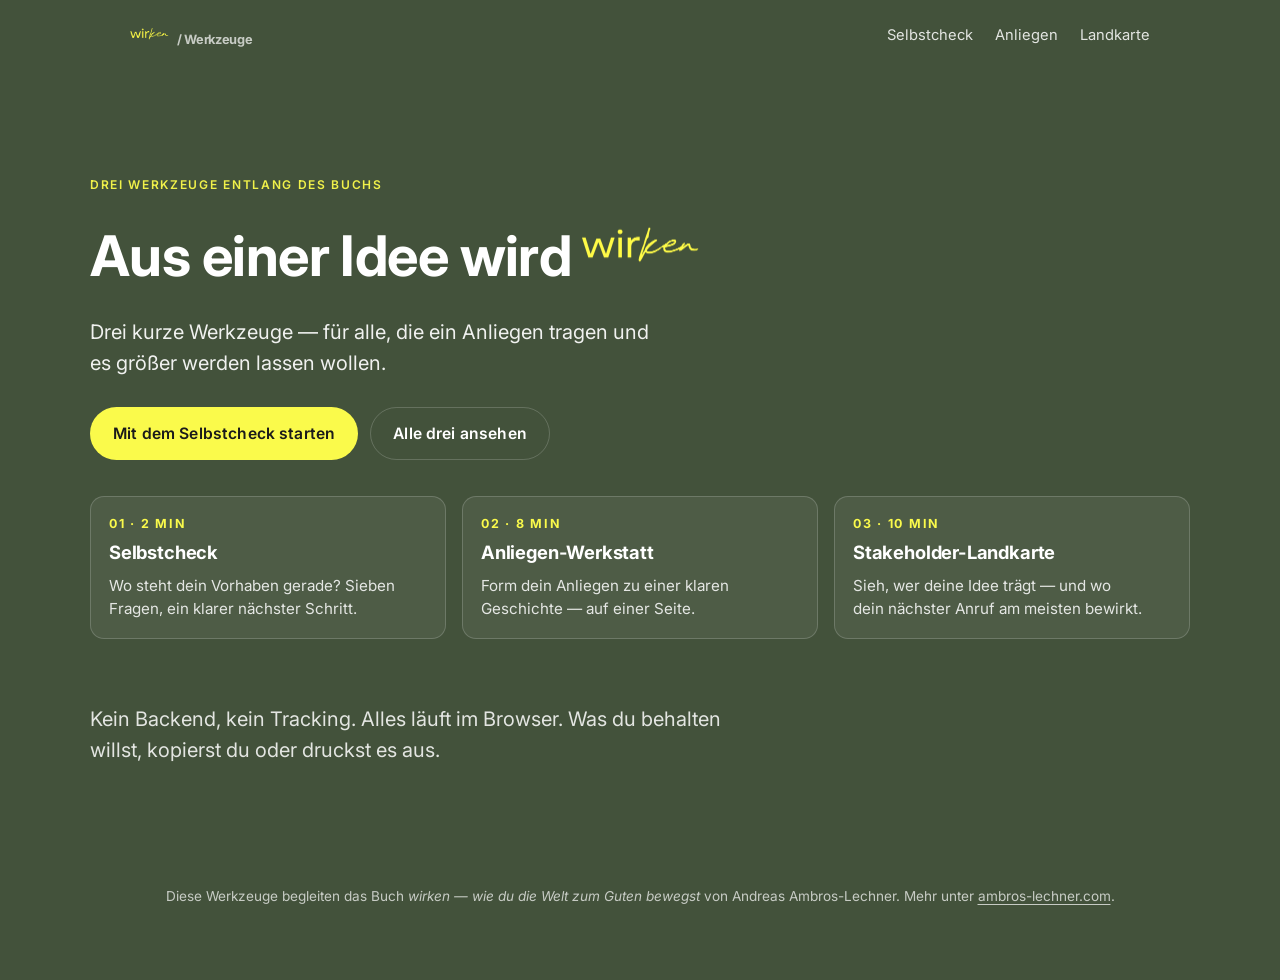
<file: index.html>
<!doctype html>
<html lang="de">
<head>
  <meta charset="UTF-8" />
  <meta name="viewport" content="width=device-width, initial-scale=1, viewport-fit=cover" />
  <title>wirken — Werkzeuge für gesellschaftliches Engagement</title>
  <meta name="description" content="Drei kleine Werkzeuge entlang des Buchs „wirken". Für alle, die ihre Idee, ihre Initiative oder ihre Organisation einen Schritt weiterbringen wollen." />
  <meta name="theme-color" content="#43523B" />
  <link rel="preconnect" href="https://fonts.googleapis.com">
  <link rel="preconnect" href="https://fonts.gstatic.com" crossorigin>
  <link href="https://fonts.googleapis.com/css2?family=Inter:wght@400;500;600;700&display=swap" rel="stylesheet">
  <link rel="stylesheet" href="assets/styles.css" />
</head>
<body>
  <header class="topbar">
    <a href="index.html" class="brand">
      <img src="assets/wirken-logo.png" alt="wirken" class="brand-img" />
      <span class="muted tiny">/ Werkzeuge</span>
    </a>
    <nav>
      <a href="selbstcheck.html">Selbstcheck</a>
      <a href="anliegen.html">Anliegen</a>
      <a href="landkarte.html">Landkarte</a>
    </nav>
  </header>

  <main class="shell hero">
    <span class="eyebrow fade-in">Drei Werkzeuge entlang des Buchs</span>
    <h1 class="slide-up" style="margin-top: 14px; display:flex; flex-wrap:wrap; align-items:baseline; gap:10px;">
      <span>Aus einer Idee wird</span>
      <img src="assets/wirken-logo.png" alt="wirken" class="wirken-mark lg" />
    </h1>
    <p class="lede slide-up" style="max-width: 580px; margin-top: 18px;">
      Drei kurze Werkzeuge — für alle, die ein Anliegen tragen und es größer werden lassen wollen.
    </p>

    <div class="cta-row slide-up">
      <a href="selbstcheck.html" class="btn btn-primary">Mit dem Selbstcheck starten</a>
      <a href="#tools" class="btn btn-ghost">Alle drei ansehen</a>
    </div>

    <section id="tools" class="tools-grid stagger" style="--gap-base: 0;">
      <a href="selbstcheck.html" class="tile" style="--i: 0;">
        <span class="tile-num">01 · 2 MIN</span>
        <h3>Selbstcheck</h3>
        <p>Wo steht dein Vorhaben gerade? Sieben Fragen, ein klarer nächster Schritt.</p>
      </a>
      <a href="anliegen.html" class="tile" style="--i: 1;">
        <span class="tile-num">02 · 8 MIN</span>
        <h3>Anliegen-Werkstatt</h3>
        <p>Form dein Anliegen zu einer klaren Geschichte — auf einer Seite.</p>
      </a>
      <a href="landkarte.html" class="tile" style="--i: 2;">
        <span class="tile-num">03 · 10 MIN</span>
        <h3>Stakeholder-Landkarte</h3>
        <p>Sieh, wer deine Idee trägt — und wo dein nächster Anruf am meisten bewirkt.</p>
      </a>
    </section>

    <section style="margin-top: 64px; max-width: 640px;" class="fade-in">
      <p class="lede" style="opacity: 0.85;">
        Kein Backend, kein Tracking. Alles läuft im Browser.
        Was du behalten willst, kopierst du oder druckst es aus.
      </p>
    </section>
  </main>

  <footer class="site">
    <p>
      Diese Werkzeuge begleiten das Buch <em>wirken — wie du die Welt zum Guten bewegst</em>
      von Andreas Ambros-Lechner. Mehr unter
      <a href="https://ambros-lechner.com" target="_blank" rel="noreferrer">ambros-lechner.com</a>.
    </p>
  </footer>
</body>
</html>
</file>
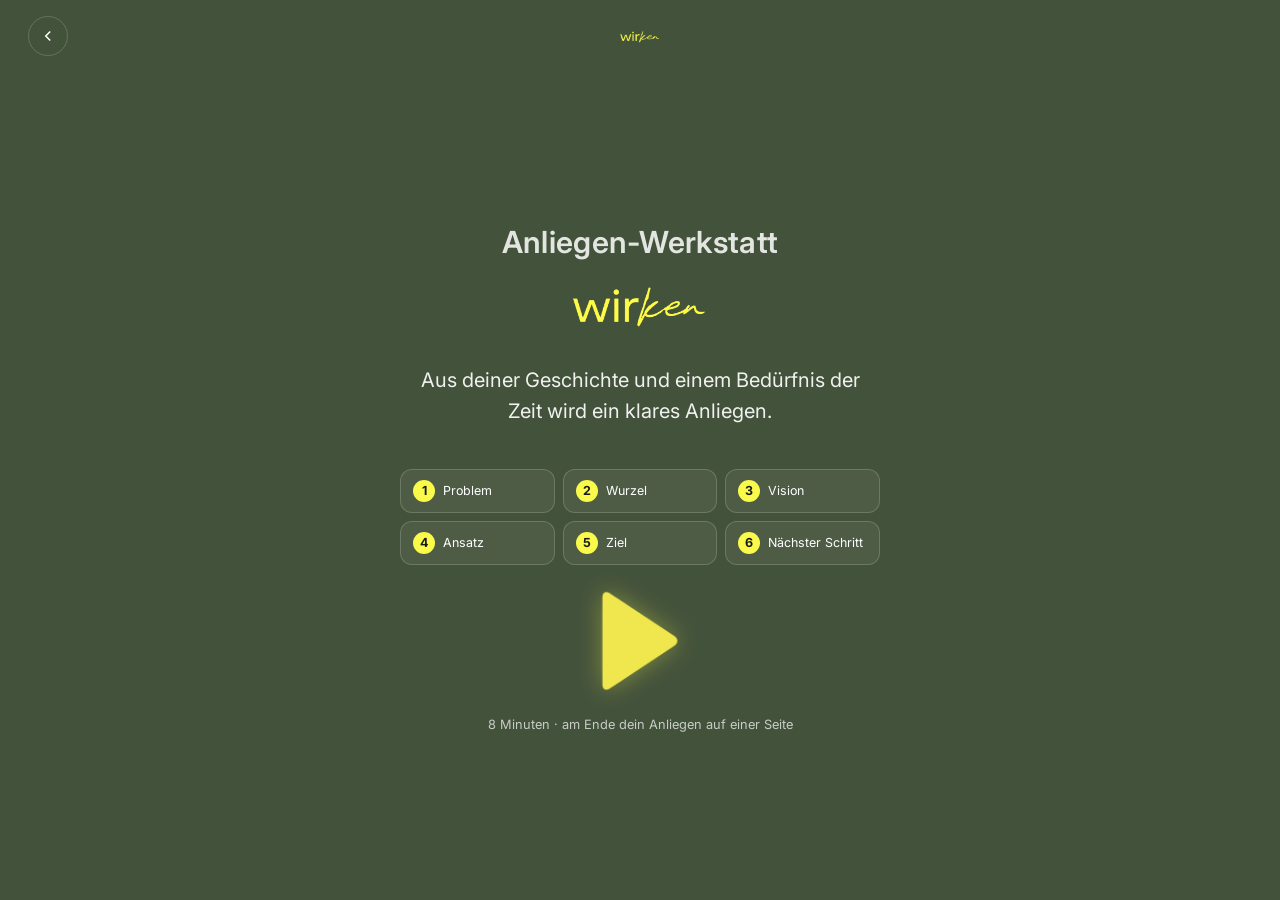
<file: anliegen.html>
<!doctype html>
<html lang="de">
<head>
  <meta charset="UTF-8" />
  <meta name="viewport" content="width=device-width, initial-scale=1, viewport-fit=cover" />
  <meta name="theme-color" content="#43523B" />
  <title>Anliegen-Werkstatt — vom Funken zur klaren Geschichte</title>
  <meta name="description" content="In sechs Schritten formst du dein Anliegen — eine klare Geschichte, die du Mitstreiter:innen, Förderer:innen und dir selbst erzählen kannst." />
  <link rel="preconnect" href="https://fonts.googleapis.com">
  <link rel="preconnect" href="https://fonts.gstatic.com" crossorigin>
  <link href="https://fonts.googleapis.com/css2?family=Inter:wght@400;500;600;700&display=swap" rel="stylesheet">
  <link rel="stylesheet" href="assets/styles.css" />
  <style>
    @media print {
      .topbar, .cta-row, .step-nav, .callout, .eyebrow, .lede { display: none !important; }
      body { background: white !important; color: black !important; }
      .statement-out { box-shadow: none; border: 1px solid #ddd; }
    }
  </style>
</head>
<body>
  <div id="app"></div>
  <script src="assets/anliegen.js"></script>
</body>
</html>
</file>
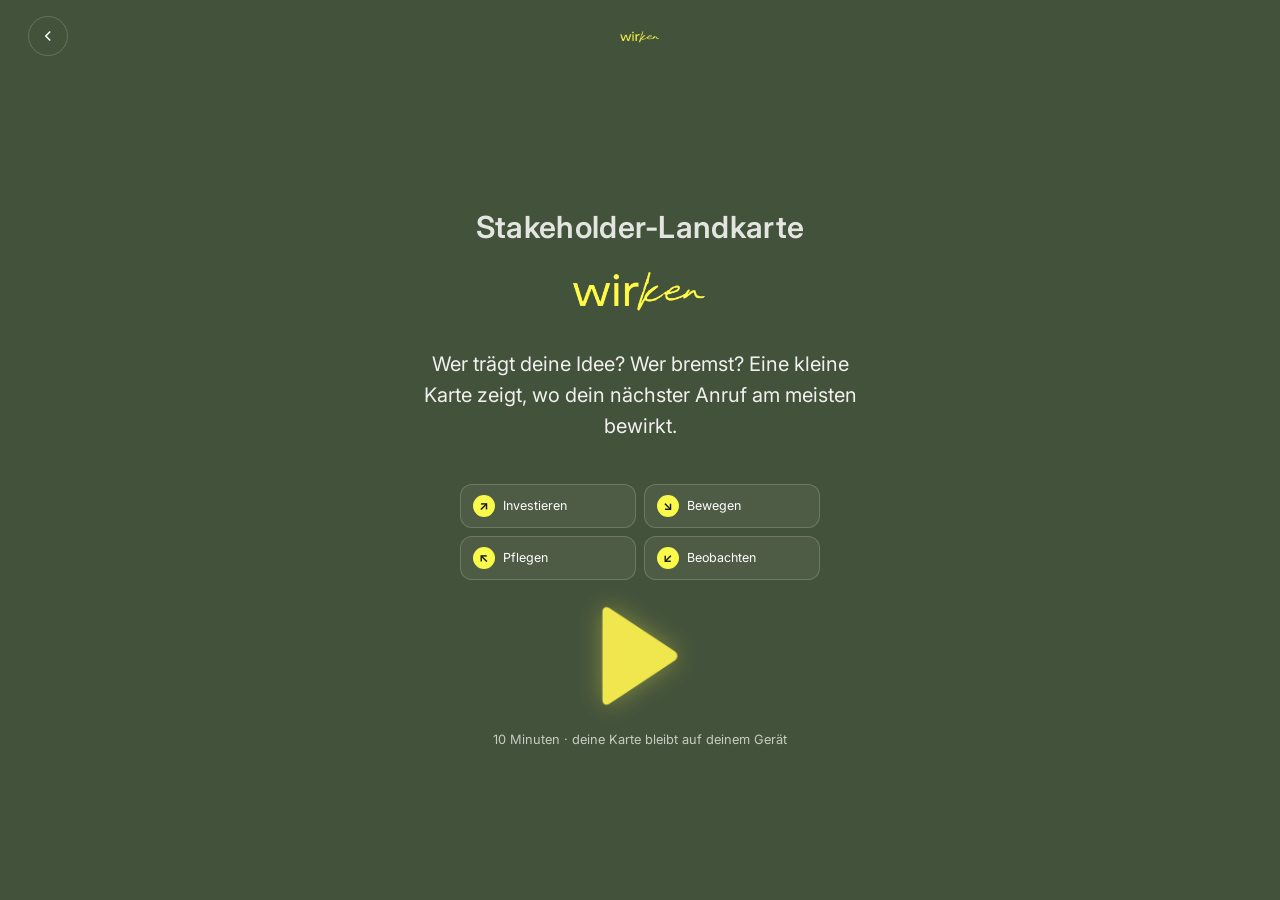
<file: landkarte.html>
<!doctype html>
<html lang="de">
<head>
  <meta charset="UTF-8" />
  <meta name="viewport" content="width=device-width, initial-scale=1, viewport-fit=cover" />
  <meta name="theme-color" content="#43523B" />
  <title>Stakeholder-Landkarte — wer trägt deine Idee?</title>
  <meta name="description" content="Eine kleine Karte: Wer hat Einfluss, wer ist wohlwollend? Sortiere die Menschen rund um dein Vorhaben — und sieh, wo dein nächster Hebel liegt." />
  <link rel="preconnect" href="https://fonts.googleapis.com">
  <link rel="preconnect" href="https://fonts.gstatic.com" crossorigin>
  <link href="https://fonts.googleapis.com/css2?family=Inter:wght@400;500;600;700&display=swap" rel="stylesheet">
  <link rel="stylesheet" href="assets/styles.css" />
</head>
<body>
  <div id="app"></div>
  <script src="assets/landkarte.js"></script>
</body>
</html>
</file>
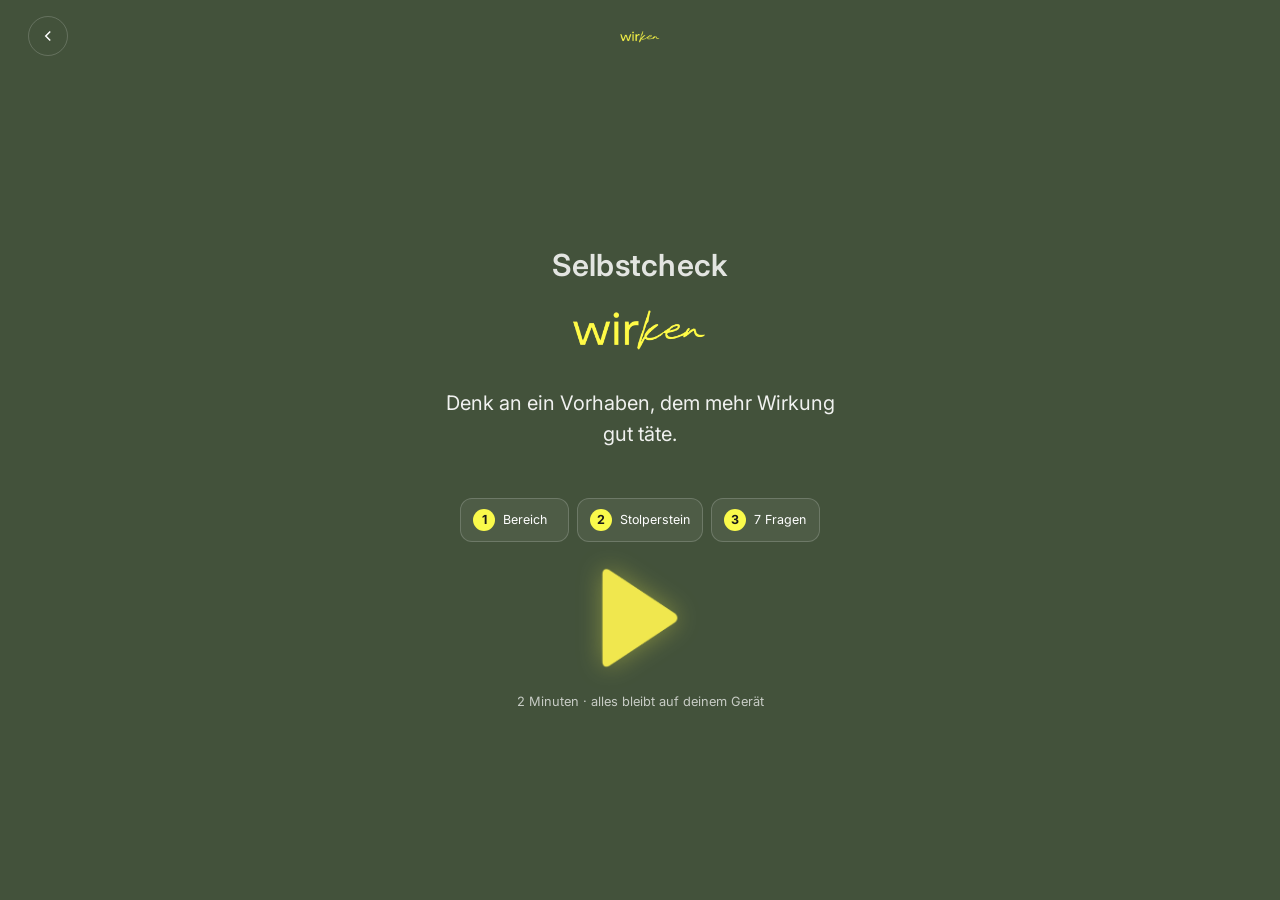
<file: selbstcheck.html>
<!doctype html>
<html lang="de">
<head>
  <meta charset="UTF-8" />
  <meta name="viewport" content="width=device-width, initial-scale=1, maximum-scale=1, user-scalable=no, viewport-fit=cover" />
  <meta name="apple-mobile-web-app-capable" content="yes" />
  <meta name="theme-color" content="#43523B" />
  <title>Selbstcheck wirken — finde deinen nächsten Schritt</title>
  <meta name="description" content="In zwei Minuten Klarheit, worauf du dich als Nächstes konzentrieren solltest, um mit deinem Vorhaben mehr Wirkung zu entfalten." />
  <link rel="preconnect" href="https://fonts.googleapis.com">
  <link rel="preconnect" href="https://fonts.gstatic.com" crossorigin>
  <link href="https://fonts.googleapis.com/css2?family=Inter:wght@400;500;600;700&display=swap" rel="stylesheet">
  <link rel="stylesheet" href="assets/styles.css" />
</head>
<body>
  <div id="app"></div>
  <script src="assets/selbstcheck.js"></script>
</body>
</html>
</file>
<file: assets/styles.css>
/* ==========================================================================
   wirken — gemeinsames Design System
   Andreas Ambros-Lechner
   --------------------------------------------------------------------------
   Farben aus der Marke:
     forest  #43523B
     yellow  #FAFA4B
     gray    #4D4D4D
     ink     #1A1A1A
     paper   #FFFFFF
   ========================================================================== */

:root {
  --forest: #43523B;
  --forest-soft: #5a6c50;
  --forest-deep: #2f3a29;
  --yellow: #FAFA4B;
  --yellow-soft: #fbfb7a;
  --gray: #4D4D4D;
  --gray-light: #8a8a8a;
  --paper: #FFFFFF;
  --paper-soft: #f7f7f2;
  --ink: #1A1A1A;
  --line: rgba(255, 255, 255, 0.18);
  --line-dark: rgba(0, 0, 0, 0.10);

  --radius: 14px;
  --radius-lg: 22px;
  --radius-pill: 999px;

  --shadow-soft: 0 6px 20px rgba(0, 0, 0, 0.08);
  --shadow-card: 0 12px 40px rgba(0, 0, 0, 0.18);

  --t-fast: 180ms cubic-bezier(.2,.7,.2,1);
  --t-base: 320ms cubic-bezier(.2,.7,.2,1);
  --t-slow: 600ms cubic-bezier(.2,.7,.2,1);

  --font-sans: 'Inter', -apple-system, BlinkMacSystemFont, 'Segoe UI', sans-serif;
  --font-display: 'Inter', -apple-system, BlinkMacSystemFont, 'Segoe UI', sans-serif;
}

* { box-sizing: border-box; }

html, body {
  margin: 0;
  padding: 0;
  font-family: var(--font-sans);
  -webkit-font-smoothing: antialiased;
  -moz-osx-font-smoothing: grayscale;
  background: var(--forest);
  color: var(--paper);
  font-size: 16px;
  line-height: 1.5;
}

body.theme-light {
  background: var(--paper-soft);
  color: var(--ink);
}

a { color: inherit; text-decoration: none; }
button { font-family: inherit; cursor: pointer; }

img { max-width: 100%; display: block; }

/* ----------------------- Typografie ----------------------- */

.eyebrow {
  display: inline-flex;
  align-items: center;
  gap: 8px;
  font-size: 12px;
  letter-spacing: 0.14em;
  text-transform: uppercase;
  font-weight: 600;
  color: var(--yellow);
  opacity: 0.95;
}
.theme-light .eyebrow { color: var(--forest); }

h1, h2, h3, h4 {
  font-weight: 700;
  line-height: 1.15;
  margin: 0 0 0.5em;
  letter-spacing: -0.01em;
}

h1 { font-size: clamp(2rem, 5vw, 3.5rem); }
h2 { font-size: clamp(1.5rem, 3.5vw, 2.25rem); }
h3 { font-size: clamp(1.15rem, 2.5vw, 1.5rem); }

p { margin: 0 0 1em; }

.lede {
  font-size: clamp(1.05rem, 2vw, 1.25rem);
  line-height: 1.55;
  opacity: 0.92;
}

.muted { opacity: 0.7; }
.tiny { font-size: 0.8rem; }

/* ----------------------- Layout ----------------------- */

.shell {
  max-width: 1100px;
  margin: 0 auto;
  padding: 24px clamp(16px, 4vw, 40px);
}

.topbar {
  display: flex;
  align-items: center;
  justify-content: space-between;
  padding: 18px clamp(16px, 4vw, 40px);
  max-width: 1100px;
  margin: 0 auto;
  gap: 8px;
  flex-wrap: nowrap;
}

.brand {
  display: flex;
  align-items: baseline;
  gap: 8px;
  font-weight: 700;
  letter-spacing: -0.02em;
  font-size: 1.05rem;
  flex-shrink: 0;
}
.brand .muted { white-space: nowrap; }
@media (max-width: 520px) {
  .brand .muted { display: none; }
}

.brand-mark {
  display: inline-block;
  background: var(--yellow);
  color: var(--ink);
  padding: 4px 10px;
  border-radius: var(--radius-pill);
  font-weight: 700;
  letter-spacing: -0.01em;
}

/* Wirken-Schriftzeichen als Bild */
.wirken-mark {
  display: inline-block;
  height: 1.1em;
  vertical-align: -0.18em;
  width: auto;
}
.wirken-mark.lg { height: clamp(2.6rem, 9vw, 4.2rem); vertical-align: -0.1em; }
.wirken-mark.md { height: clamp(1.4rem, 4vw, 2rem); vertical-align: -0.18em; }
.wirken-mark.sm { height: 1em; vertical-align: -0.16em; }

.brand-img {
  height: 22px;
  width: auto;
}

.topbar nav {
  display: flex;
  gap: clamp(10px, 2vw, 22px);
  font-size: 0.92rem;
  opacity: 0.85;
  flex-shrink: 0;
}
@media (max-width: 420px) {
  .topbar nav { font-size: 0.85rem; gap: 12px; }
}
.topbar nav a {
  padding: 6px 0;
  border-bottom: 1px solid transparent;
  transition: opacity var(--t-fast), border-color var(--t-fast);
}
.topbar nav a:hover { opacity: 1; border-bottom-color: var(--yellow); }
.topbar nav a.is-active { opacity: 1; border-bottom-color: var(--yellow); }

/* ----------------------- Knöpfe ----------------------- */

.btn {
  display: inline-flex;
  align-items: center;
  justify-content: center;
  gap: 8px;
  padding: 14px 22px;
  border-radius: var(--radius-pill);
  border: 1.5px solid transparent;
  font-weight: 600;
  font-size: 0.98rem;
  letter-spacing: 0.01em;
  transition: transform var(--t-fast), background var(--t-fast), color var(--t-fast), border-color var(--t-fast);
  background: transparent;
  color: inherit;
}
.btn:active { transform: translateY(1px) scale(0.99); }

.btn-primary {
  background: var(--yellow);
  color: var(--ink);
}
.btn-primary:hover { background: var(--yellow-soft); }

.btn-ghost {
  border-color: var(--line);
  color: var(--paper);
}
.theme-light .btn-ghost { border-color: var(--line-dark); color: var(--ink); }
.btn-ghost:hover { background: rgba(255, 255, 255, 0.06); }
.theme-light .btn-ghost:hover { background: rgba(0, 0, 0, 0.04); }

.btn-dark {
  background: var(--forest);
  color: var(--paper);
  border-color: var(--forest);
}
.btn-dark:hover { background: var(--forest-deep); }

.btn-block {
  width: 100%;
}

/* ----------------------- Karten / Kacheln ----------------------- */

.card {
  background: var(--paper);
  color: var(--ink);
  border-radius: var(--radius-lg);
  padding: clamp(18px, 3vw, 28px);
  box-shadow: var(--shadow-card);
}

.card.dark {
  background: var(--forest-deep);
  color: var(--paper);
}

.tile {
  display: flex;
  flex-direction: column;
  gap: 8px;
  padding: 18px;
  border-radius: var(--radius);
  background: rgba(255, 255, 255, 0.06);
  border: 1px solid var(--line);
  text-align: left;
  color: inherit;
  transition: transform var(--t-fast), background var(--t-fast), border-color var(--t-fast);
}
.tile:hover {
  transform: translateY(-2px);
  background: rgba(255, 255, 255, 0.10);
  border-color: var(--yellow);
}
.tile .tile-num {
  font-size: 0.78rem;
  letter-spacing: 0.14em;
  color: var(--yellow);
  font-weight: 700;
}
.tile h3 { margin: 0 0 4px; font-size: 1.15rem; }
.tile p { margin: 0; opacity: 0.85; font-size: 0.95rem; }

/* ----------------------- Hero ----------------------- */

.hero {
  padding: clamp(40px, 9vw, 100px) 0 clamp(30px, 7vw, 60px);
}
.hero h1 span.accent {
  background: linear-gradient(180deg, transparent 60%, var(--yellow) 60%);
  padding: 0 4px;
}

.cta-row {
  display: flex;
  gap: 12px;
  flex-wrap: wrap;
  margin-top: 28px;
}

.tools-grid {
  display: grid;
  grid-template-columns: repeat(auto-fit, minmax(260px, 1fr));
  gap: 16px;
  margin-top: 36px;
}

/* ----------------------- Selbstcheck spezifisch ----------------------- */

.app-stage {
  min-height: 100dvh;
  display: flex;
  flex-direction: column;
  position: relative;
  overflow: hidden;
}

.stage-header {
  display: flex;
  align-items: center;
  justify-content: space-between;
  padding: 16px clamp(16px, 4vw, 28px);
  gap: 12px;
}

.iconbtn {
  width: 40px; height: 40px;
  border-radius: 50%;
  border: 1px solid var(--line);
  background: transparent;
  color: var(--paper);
  display: inline-flex;
  align-items: center; justify-content: center;
  transition: background var(--t-fast), border-color var(--t-fast);
}
.iconbtn:hover { background: rgba(255,255,255,0.08); }
.iconbtn:disabled { opacity: 0.35; cursor: not-allowed; }

.progress {
  flex: 1;
  height: 6px;
  border-radius: 999px;
  background: rgba(255,255,255,0.12);
  overflow: hidden;
}
.progress > i {
  display: block;
  height: 100%;
  width: 0%;
  background: var(--yellow);
  transition: width var(--t-base);
  border-radius: inherit;
}

.counter { font-size: 0.85rem; opacity: 0.75; min-width: 44px; text-align: right; }

.stage-body {
  flex: 1;
  display: flex;
  flex-direction: column;
  align-items: stretch;
  justify-content: center;
  padding: 16px clamp(16px, 4vw, 28px);
  position: relative;
}

.stage-footer {
  padding: 18px clamp(16px, 4vw, 28px) 24px;
  display: grid;
  grid-template-columns: 1fr 1fr;
  gap: 12px;
}
.stage-footer.single { grid-template-columns: 1fr; }

.start {
  text-align: center;
  display: flex;
  flex-direction: column;
  align-items: center;
  justify-content: center;
  gap: 22px;
  padding: 40px 8px;
}
.start h1 {
  display: flex;
  flex-direction: column;
  align-items: center;
  gap: 6px;
  margin: 0;
}
.start h1 .top {
  font-size: clamp(1.4rem, 4vw, 1.9rem);
  color: var(--paper);
  font-weight: 600;
  letter-spacing: 0.01em;
  opacity: 0.85;
}
.start h1 img.wirken-mark { height: clamp(3.2rem, 11vw, 4.8rem); width: auto; }

.play {
  width: 110px; height: 110px;
  background: transparent;
  border: none;
  padding: 0;
  display: inline-flex;
  align-items: center;
  justify-content: center;
  filter: drop-shadow(0 0 12px rgba(250, 250, 75, 0.35));
  animation: pulse 2.6s infinite ease-in-out;
  transition: transform var(--t-fast), filter var(--t-fast);
  cursor: pointer;
}
.play:hover { transform: scale(1.05); filter: drop-shadow(0 0 18px rgba(250, 250, 75, 0.55)); }
.play:active { transform: scale(0.96); }
.play img { width: 100%; height: 100%; object-fit: contain; }

@keyframes pulse {
  0%, 100% { filter: drop-shadow(0 0 8px rgba(250, 250, 75, 0.35)); }
  50%      { filter: drop-shadow(0 0 22px rgba(250, 250, 75, 0.65)); }
}

.choice-grid {
  display: grid;
  gap: 10px;
  width: 100%;
  max-width: 420px;
  margin: 0 auto;
}
.choice-grid.cols-2 { grid-template-columns: 1fr 1fr; }

.choice-tile {
  background: rgba(255,255,255,0.06);
  border: 1.5px solid var(--line);
  color: var(--paper);
  padding: 18px 14px;
  border-radius: var(--radius);
  text-align: center;
  font-weight: 500;
  font-size: 1rem;
  transition: transform var(--t-fast), background var(--t-fast), border-color var(--t-fast);
}
.choice-tile:hover {
  border-color: rgba(255,255,255,0.5);
  background: rgba(255,255,255,0.10);
}
.choice-tile.is-selected {
  background: var(--yellow);
  color: var(--ink);
  border-color: var(--yellow);
  transform: scale(0.98);
}

/* ----------------------- Frage-Karte ----------------------- */

.qcard-wrap {
  position: relative;
  display: flex;
  align-items: center;
  justify-content: center;
  min-height: 260px;
  width: 100%;
  margin: 0 auto;
  max-width: 480px;
  user-select: none;
}

.qcard {
  background: var(--paper);
  color: var(--ink);
  border-radius: var(--radius-lg);
  padding: 28px 22px 22px;
  box-shadow: var(--shadow-card);
  width: 100%;
  position: relative;
  touch-action: pan-y;
  cursor: grab;
}
.qcard:active { cursor: grabbing; }

.qcard .help-toggle {
  position: absolute;
  top: 12px;
  left: 50%;
  transform: translateX(-50%);
  width: 34px;
  height: 34px;
  border: none;
  background: rgba(0,0,0,0.06);
  border-radius: 50%;
  display: inline-flex;
  align-items: center; justify-content: center;
  color: var(--gray);
  transition: background var(--t-fast);
}
.qcard .help-toggle:hover { background: rgba(0,0,0,0.10); }

.qcard .swipe-tag {
  position: absolute;
  top: 16px;
  padding: 6px 14px;
  border-radius: var(--radius-pill);
  font-weight: 700;
  font-size: 0.85rem;
  opacity: 0;
  transition: opacity var(--t-fast);
}
.qcard .swipe-tag.left  { left: 16px; background: #d94545; color: white; }
.qcard .swipe-tag.right { right: 16px; background: var(--yellow); color: var(--ink); }

.qcard .qtext {
  text-align: center;
  font-size: clamp(1.1rem, 3vw, 1.35rem);
  font-weight: 500;
  line-height: 1.4;
  padding: 38px 6px 22px;
}
.qcard .qhelp {
  text-align: center;
  font-size: 0.95rem;
  line-height: 1.55;
  padding: 38px 6px 22px;
  color: var(--gray);
}

.qcard .qfoot {
  display: flex;
  justify-content: space-between;
  font-size: 0.85rem;
  color: var(--gray-light);
}
.qcard .qfoot button {
  border: none; background: none; color: inherit;
  display: inline-flex; align-items: center; gap: 6px;
  padding: 4px;
  transition: color var(--t-fast);
}
.qcard .qfoot button:hover.left { color: #d94545; }
.qcard .qfoot button:hover.right { color: var(--forest); }

.swipe-hint {
  text-align: center;
  font-size: 0.85rem;
  opacity: 0.7;
  margin: 0 0 4px;
}
.swipe-hint .kbhint { display: none; }
@media (hover: hover) and (pointer: fine) {
  .swipe-hint .kbhint { display: inline; }
}

.btn-no, .btn-yes {
  padding: 18px;
  border-radius: var(--radius);
  font-weight: 600;
  font-size: 1rem;
  border: 1.5px solid transparent;
  background: rgba(255,255,255,0.08);
  color: var(--paper);
  transition: background var(--t-fast), transform var(--t-fast);
}
.btn-no  { border-color: rgba(217, 69, 69, 0.5); background: rgba(217,69,69,0.10); }
.btn-no:hover  { background: rgba(217,69,69,0.18); }
.btn-yes { border-color: var(--yellow); background: rgba(250,250,75,0.18); }
.btn-yes:hover { background: rgba(250,250,75,0.30); }

/* ----------------------- Result ----------------------- */

.result {
  padding: 24px 16px 56px;
  max-width: 600px;
  margin: 0 auto;
}
.result h1 { text-align: center; margin-bottom: 4px; }
.result .selection {
  text-align: center;
  font-size: 0.85rem;
  opacity: 0.75;
  margin-bottom: 18px;
}

.dim-grid {
  display: grid;
  grid-template-columns: 1fr 1fr;
  gap: 10px;
  margin-bottom: 18px;
}
.dim-card {
  position: relative;
  text-align: left;
  padding: 16px 14px;
  border-radius: var(--radius);
  background: rgba(255,255,255,0.05);
  border: 1.5px solid var(--line);
  color: inherit;
  transition: background var(--t-fast), border-color var(--t-fast);
}
.dim-card:hover { background: rgba(255,255,255,0.08); }
.dim-card.has-focus {
  border-color: var(--yellow);
  background: rgba(250,250,75,0.08);
}
.dim-card .dim-status {
  position: absolute;
  top: 12px; right: 12px;
  width: 22px; height: 22px;
  border-radius: 50%;
  display: inline-flex; align-items: center; justify-content: center;
  font-size: 12px; font-weight: 700;
  background: rgba(255,255,255,0.15);
  color: var(--paper);
}
.dim-card.has-focus .dim-status {
  background: var(--yellow);
  color: var(--ink);
  animation: glow 1.6s infinite ease-in-out;
}
@keyframes glow {
  0%, 100% { box-shadow: 0 0 0 0 rgba(250,250,75,0.5); }
  50%      { box-shadow: 0 0 0 8px rgba(250,250,75,0); }
}
.dim-card .dim-label { font-weight: 700; font-size: 1rem; }
.dim-card .dim-meta  { font-size: 0.8rem; opacity: 0.75; margin-top: 4px; }

.focus-statement {
  background: var(--yellow);
  color: var(--ink);
  padding: 16px;
  border-radius: var(--radius);
  text-align: center;
  margin-bottom: 18px;
}
.focus-statement .label { font-size: 0.78rem; opacity: 0.7; letter-spacing: 0.06em; text-transform: uppercase; }
.focus-statement .stmt  { font-size: 1.15rem; font-weight: 700; margin-top: 2px; }

.tip-list { display: grid; gap: 10px; }
.tip {
  background: rgba(255,255,255,0.05);
  border: 1px solid var(--line);
  border-radius: var(--radius);
  padding: 14px;
  text-align: left;
  color: inherit;
  cursor: pointer;
  transition: background var(--t-fast), border-color var(--t-fast);
  width: 100%;
  font: inherit;
}
.tip:hover { background: rgba(255,255,255,0.08); border-color: rgba(255,255,255,0.3); }
.tip.is-open { border-color: var(--yellow); background: rgba(250,250,75,0.06); }
.tip h4 {
  margin: 0 0 4px;
  font-size: 0.95rem;
  color: var(--yellow);
  display: flex;
  align-items: center;
  justify-content: space-between;
  gap: 8px;
}
.tip h4::after {
  content: '+';
  font-size: 1rem;
  font-weight: 400;
  opacity: 0.7;
  transition: transform var(--t-fast);
}
.tip.is-open h4::after { transform: rotate(45deg); }
.tip p  { margin: 0; font-size: 0.88rem; opacity: 0.9; }
.tip .detail {
  display: grid;
  grid-template-rows: 0fr;
  transition: grid-template-rows var(--t-base), margin-top var(--t-base), padding-top var(--t-base);
  margin-top: 0;
  padding-top: 0;
  border-top: 1px solid transparent;
  font-size: 0.85rem;
  opacity: 0.85;
}
.tip .detail > span {
  overflow: hidden;
  min-height: 0;
}
.tip.is-open .detail {
  grid-template-rows: 1fr;
  margin-top: 10px;
  padding-top: 10px;
  border-top-color: var(--line);
}

.result-actions { margin-top: 22px; display: grid; gap: 10px; }

.dialog-backdrop {
  position: fixed; inset: 0;
  background: rgba(0,0,0,0.55);
  display: none;
  align-items: center; justify-content: center;
  padding: 16px;
  z-index: 100;
}
.dialog-backdrop.is-open { display: flex; }
.dialog {
  background: var(--forest-deep);
  color: var(--paper);
  border-radius: var(--radius-lg);
  padding: 22px;
  max-width: 460px;
  width: 100%;
  max-height: 85vh;
  overflow-y: auto;
}
.dialog h3 { margin: 0 0 8px; }
.dialog .answers { display: grid; gap: 10px; margin-top: 12px; }
.dialog .ans { padding: 12px; border-radius: 10px; border: 1px solid var(--line); }
.dialog .ans.yes { background: rgba(120,180,90,0.12); border-color: rgba(120,180,90,0.4); }
.dialog .ans.no  { background: rgba(217,69,69,0.12);  border-color: rgba(217,69,69,0.4); }
.dialog .close-row { text-align: right; margin-top: 16px; }

/* ----------------------- Werkstatt / Step-Tool ----------------------- */

.workshop {
  display: grid;
  gap: 18px;
}
.steps {
  display: grid;
  grid-template-columns: repeat(auto-fit, minmax(56px, 1fr));
  gap: 6px;
  margin-bottom: 14px;
}
.steps .step {
  height: 5px;
  background: rgba(255,255,255,0.12);
  border-radius: 999px;
}
.steps .step.is-done   { background: var(--yellow); }
.steps .step.is-active { background: var(--yellow); opacity: 0.9; }

.field {
  display: grid;
  gap: 8px;
}
.field label {
  font-size: 0.95rem;
  font-weight: 600;
}
.field .hint { font-size: 0.85rem; opacity: 0.75; }
.field textarea, .field input[type=text], .field input[type=number] {
  width: 100%;
  padding: 14px;
  border-radius: var(--radius);
  border: 1.5px solid var(--line);
  background: rgba(255,255,255,0.06);
  color: var(--paper);
  font-family: inherit;
  font-size: 1rem;
  resize: vertical;
  transition: border-color var(--t-fast);
}
.field textarea { min-height: 110px; }
.field textarea:focus, .field input:focus { outline: none; border-color: var(--yellow); }
.field textarea::placeholder, .field input::placeholder { color: rgba(255,255,255,0.45); }

.callout {
  background: rgba(250,250,75,0.10);
  border: 1px solid rgba(250,250,75,0.4);
  border-radius: var(--radius);
  padding: 14px 16px;
  font-size: 0.92rem;
}
.callout strong { color: var(--yellow); }

.need-hint {
  background: rgba(217, 69, 69, 0.12);
  border: 1px solid rgba(217, 69, 69, 0.55);
  border-radius: var(--radius);
  padding: 12px 16px;
  font-size: 0.92rem;
  margin-top: 12px;
  color: var(--paper);
}
.need-hint strong { color: #ffb0b0; margin-right: 4px; }
.need-hint.shake { animation: shake 0.45s cubic-bezier(.36,.07,.19,.97); }
@keyframes shake {
  10%, 90% { transform: translateX(-2px); }
  20%, 80% { transform: translateX(3px); }
  30%, 50%, 70% { transform: translateX(-5px); }
  40%, 60% { transform: translateX(5px); }
}

.step-nav {
  display: flex;
  gap: 10px;
  justify-content: space-between;
  margin-top: 12px;
}

/* Anliegen Output */
.statement-out {
  background: var(--paper);
  color: var(--ink);
  border-radius: var(--radius-lg);
  padding: 28px;
  box-shadow: var(--shadow-card);
  position: relative;
}
.statement-out h2 {
  font-size: 1.2rem;
  text-transform: uppercase;
  letter-spacing: 0.1em;
  color: var(--forest);
  margin-bottom: 16px;
}
.statement-out blockquote {
  margin: 0 0 16px;
  font-size: 1.25rem;
  line-height: 1.45;
  font-weight: 500;
  border-left: 4px solid var(--yellow);
  padding-left: 16px;
}
.statement-out .meta-grid {
  display: grid;
  grid-template-columns: repeat(auto-fit, minmax(220px, 1fr));
  gap: 12px;
  margin-top: 18px;
}
.statement-out .meta-grid .m {
  background: var(--paper-soft);
  border-radius: 12px;
  padding: 12px 14px;
  min-width: 0;
}
.statement-out .meta-grid .m .l { font-size: 0.7rem; letter-spacing: 0.1em; text-transform: uppercase; color: var(--gray-light); }
.statement-out .meta-grid .m .v {
  font-weight: 500;
  margin-top: 2px;
  overflow-wrap: anywhere;
  hyphens: auto;
  font-size: 0.92rem;
  line-height: 1.4;
}
@media (max-width: 480px) {
  .statement-out .meta-grid {
    grid-template-columns: 1fr;
  }
}

/* ----------------------- Landkarte ----------------------- */

.map-wrap {
  display: grid;
  grid-template-columns: 1fr;
  gap: 18px;
}
@media (min-width: 720px) {
  .map-wrap { grid-template-columns: minmax(0, 1.4fr) minmax(280px, 1fr); }
}

.matrix {
  position: relative;
  aspect-ratio: 1 / 1;
  background: rgba(255,255,255,0.04);
  border: 1px solid var(--line);
  border-radius: var(--radius-lg);
  overflow: hidden;
  user-select: none;
  touch-action: none;
}
.matrix .axis-x, .matrix .axis-y {
  position: absolute;
  background: rgba(255,255,255,0.18);
}
.matrix .axis-x { left: 0; right: 0; top: 50%; height: 1px; }
.matrix .axis-y { top: 0; bottom: 0; left: 50%; width: 1px; }

.matrix .qlabel {
  position: absolute;
  font-size: 0.7rem;
  letter-spacing: 0.06em;
  text-transform: uppercase;
  opacity: 0.5;
  pointer-events: none;
}
.matrix .qlabel.tl { top: 10px; left: 10px; }
.matrix .qlabel.tr { top: 10px; right: 10px; text-align: right; }
.matrix .qlabel.bl { bottom: 10px; left: 10px; }
.matrix .qlabel.br { bottom: 10px; right: 10px; text-align: right; }

.matrix .axis-name {
  position: absolute;
  font-size: 0.72rem;
  font-weight: 600;
  letter-spacing: 0.08em;
  text-transform: uppercase;
  color: var(--yellow);
}
.matrix .axis-name.x { bottom: 50%; right: 8px; transform: translateY(50%); background: var(--forest); padding: 0 6px; }
.matrix .axis-name.y { left: 50%; top: 8px; transform: translateX(-50%); background: var(--forest); padding: 0 6px; }
.matrix .axis-name.x-min { bottom: 50%; left: 8px; transform: translateY(50%); background: var(--forest); padding: 0 6px; opacity: 0.6; font-weight: 500; }
.matrix .axis-name.y-min { left: 50%; bottom: 8px; transform: translateX(-50%); background: var(--forest); padding: 0 6px; opacity: 0.6; font-weight: 500; }

.dot {
  position: absolute;
  transform: translate(-50%, -50%);
  background: var(--yellow);
  color: var(--ink);
  padding: 6px 10px;
  border-radius: 999px;
  font-size: 0.8rem;
  font-weight: 600;
  box-shadow: var(--shadow-soft);
  cursor: grab;
  white-space: nowrap;
  max-width: 140px;
  overflow: hidden;
  text-overflow: ellipsis;
  transition: transform var(--t-fast), background var(--t-fast);
  border: 2px solid transparent;
}
.dot:active { cursor: grabbing; }
.dot.is-selected { border-color: var(--paper); }

.stake-form {
  display: grid;
  gap: 10px;
  margin-bottom: 14px;
}
.stake-form .row {
  display: grid;
  grid-template-columns: 1fr auto;
  gap: 8px;
}

.stake-list { display: grid; gap: 8px; max-height: 320px; overflow-y: auto; padding-right: 4px; }
.stake-row {
  display: grid;
  grid-template-columns: 1fr auto;
  gap: 8px;
  align-items: center;
  padding: 10px 12px;
  border-radius: 12px;
  background: rgba(255,255,255,0.06);
  border: 1px solid var(--line);
  font-size: 0.92rem;
}
.stake-row .name { font-weight: 600; }
.stake-row .meta { font-size: 0.78rem; opacity: 0.7; }
.stake-row button { border: none; background: none; color: inherit; opacity: 0.6; padding: 4px 8px; }
.stake-row button:hover { opacity: 1; color: #d94545; }

.recommendation {
  background: var(--paper);
  color: var(--ink);
  padding: 16px 18px;
  border-radius: var(--radius);
  font-size: 0.95rem;
  border-left: 4px solid var(--yellow);
}
.recommendation h4 { margin: 0 0 4px; color: var(--forest); font-size: 1rem; }
.recommendation p { margin: 0; }

/* ----------------------- Animationen ----------------------- */

.fade-in   { animation: fadeIn var(--t-base) ease both; }
.slide-up  { animation: slideUp var(--t-base) ease both; }
.pop-in    { animation: popIn var(--t-base) cubic-bezier(.2,1.6,.4,1) both; }
.reveal    { animation: revealUp 0.6s cubic-bezier(.2,.8,.2,1) both; }
.shake     { animation: shake 0.45s cubic-bezier(.36,.07,.19,.97) both; }
.float     { animation: float 4s ease-in-out infinite; }

@keyframes fadeIn  { from { opacity: 0; transform: translateY(8px); } to { opacity: 1; transform: none; } }
@keyframes slideUp { from { opacity: 0; transform: translateY(18px); } to { opacity: 1; transform: none; } }
@keyframes popIn   { from { opacity: 0; transform: scale(0.92); } to { opacity: 1; transform: none; } }
@keyframes revealUp{ from { opacity: 0; transform: translateY(28px) scale(0.96); filter: blur(6px); }
                     to   { opacity: 1; transform: none; filter: blur(0); } }
@keyframes shake {
  10%, 90%  { transform: translateX(-1px); }
  20%, 80%  { transform: translateX(2px); }
  30%, 50%, 70% { transform: translateX(-4px); }
  40%, 60%  { transform: translateX(4px); }
}
@keyframes float {
  0%, 100% { transform: translateY(0); }
  50%      { transform: translateY(-6px); }
}

/* Reveal-Stagger: über delay-Variable steuerbar */
.stagger > * {
  animation: revealUp 0.55s cubic-bezier(.2,.8,.2,1) both;
  animation-delay: calc(var(--i, 0) * 70ms + 80ms);
}

@media (prefers-reduced-motion: reduce) {
  *, *::before, *::after {
    animation-duration: 0.01ms !important;
    transition-duration: 0.01ms !important;
  }
}

/* ----------------------- Tools-Tile Hover-Pfeil ----------------------- */
.tile {
  position: relative;
  overflow: hidden;
}
.tile::after {
  content: '→';
  position: absolute;
  right: 18px;
  bottom: 18px;
  font-size: 1.4rem;
  color: var(--yellow);
  opacity: 0;
  transform: translateX(-6px);
  transition: opacity var(--t-base), transform var(--t-base);
}
.tile:hover::after {
  opacity: 1;
  transform: translateX(0);
}
.tile::before {
  content: '';
  position: absolute;
  inset: 0;
  background: radial-gradient(circle at 80% 100%, rgba(250,250,75,0.10), transparent 60%);
  opacity: 0;
  transition: opacity var(--t-base);
  pointer-events: none;
}
.tile:hover::before { opacity: 1; }
.tile p { padding-right: 28px; }

/* ----------------------- Hero, Index ----------------------- */
.hero h1 .word {
  display: inline-block;
}

/* ----------------------- Sticky Step-Nav (Anliegen) ----------------------- */
.step-nav.sticky {
  position: sticky;
  bottom: 0;
  background: linear-gradient(180deg, transparent, var(--forest) 30%);
  padding: 18px 0 10px;
  z-index: 5;
  margin-top: 18px;
}

/* Live-Char-Counter */
.charcount {
  display: flex;
  justify-content: space-between;
  font-size: 0.78rem;
  margin-top: 4px;
  opacity: 0.65;
}
.charcount.is-ok { color: var(--yellow); opacity: 1; }
.charcount.is-ok::after { content: '  ✓'; }

/* ----------------------- Need-Hint (Validation) ----------------------- */
.need-hint {
  margin-top: 12px;
  padding: 12px 14px;
  border-radius: var(--radius);
  background: rgba(217, 69, 69, 0.12);
  border: 1px solid rgba(217, 69, 69, 0.4);
  font-size: 0.92rem;
  line-height: 1.45;
}
.need-hint strong { color: #ffb3b3; }

/* ----------------------- Onboarding-Stepvisual (Start-Pages) ----------------------- */
.steps-preview {
  display: grid;
  grid-template-columns: repeat(auto-fit, minmax(110px, 1fr));
  gap: 8px;
  width: 100%;
  max-width: 480px;
  margin: 0 auto;
}
.steps-preview .sp {
  background: rgba(255,255,255,0.06);
  border: 1px solid var(--line);
  border-radius: 12px;
  padding: 10px 12px;
  font-size: 0.78rem;
  display: flex;
  align-items: center;
  gap: 8px;
  text-align: left;
}
.steps-preview .sp .num {
  display: inline-flex;
  width: 22px; height: 22px;
  border-radius: 50%;
  background: var(--yellow);
  color: var(--ink);
  align-items: center; justify-content: center;
  font-weight: 700;
  font-size: 0.78rem;
  flex-shrink: 0;
}

/* ----------------------- Stack-Effekt für Frage-Karten ----------------------- */
.qcard-stack {
  position: relative;
  width: 100%;
  max-width: 480px;
  margin: 0 auto;
  isolation: isolate;
}
.qcard-stack .qcard { position: relative; z-index: 2; }
.qcard-stack .ghost {
  position: absolute;
  inset: 0;
  background: var(--paper);
  border-radius: var(--radius-lg);
  box-shadow: var(--shadow-card);
  pointer-events: none;
}
.qcard-stack .ghost.g1 { transform: translateY(10px) scale(0.965); opacity: 0.55; z-index: 1; }
.qcard-stack .ghost.g2 { transform: translateY(20px) scale(0.93);  opacity: 0.28; z-index: 0; }

/* ----------------------- Ergebnis-Quadranten Reveal-Variante ----------------------- */
.dim-grid.reveal-stagger .dim-card {
  animation: dimReveal 0.5s cubic-bezier(.2,1.4,.4,1) both;
}
.dim-grid.reveal-stagger .dim-card:nth-child(1) { animation-delay: 0.10s; }
.dim-grid.reveal-stagger .dim-card:nth-child(2) { animation-delay: 0.18s; }
.dim-grid.reveal-stagger .dim-card:nth-child(3) { animation-delay: 0.26s; }
.dim-grid.reveal-stagger .dim-card:nth-child(4) { animation-delay: 0.34s; }
@keyframes dimReveal {
  from { opacity: 0; transform: translateY(14px) scale(0.92); }
  to   { opacity: 1; transform: none; }
}
.focus-statement.delay-r {
  animation: revealUp 0.6s cubic-bezier(.2,.8,.2,1) both;
  animation-delay: 0.45s;
}
.tip-list.delay-r > * {
  animation: revealUp 0.45s cubic-bezier(.2,.8,.2,1) both;
}
.tip-list.delay-r > *:nth-child(1) { animation-delay: 0.65s; }
.tip-list.delay-r > *:nth-child(2) { animation-delay: 0.75s; }
.tip-list.delay-r > *:nth-child(3) { animation-delay: 0.85s; }

/* ----------------------- Statement Reveal-Animation ----------------------- */
.statement-out blockquote .frag {
  display: inline;
  opacity: 0;
  filter: blur(4px);
  animation: fragIn 0.45s ease both;
}
@keyframes fragIn {
  to { opacity: 1; filter: blur(0); }
}

/* ----------------------- Landkarte: Drop-Highlight ----------------------- */
.matrix .quadrant-bg {
  position: absolute;
  width: 50%;
  height: 50%;
  background: rgba(250,250,75,0);
  transition: background var(--t-base);
  pointer-events: none;
}
.matrix .quadrant-bg.qtl { top: 0; left: 0; }
.matrix .quadrant-bg.qtr { top: 0; right: 0; }
.matrix .quadrant-bg.qbl { bottom: 0; left: 0; }
.matrix .quadrant-bg.qbr { bottom: 0; right: 0; }
.matrix .quadrant-bg.is-active { background: rgba(250,250,75,0.10); }

.dot {
  will-change: transform, left, top;
}
.dot.is-dragging {
  transform: translate(-50%, -50%) scale(1.08);
  box-shadow: 0 12px 32px rgba(0,0,0,0.35);
  z-index: 10;
}

.matrix .qlabel {
  transition: opacity var(--t-fast), color var(--t-fast);
}
.matrix .qlabel.is-active {
  opacity: 1;
  color: var(--yellow);
  font-weight: 700;
}

/* Quadranten-Erklärung als 2x2 */
.quad-grid {
  display: grid;
  grid-template-columns: 1fr 1fr;
  gap: 10px;
  margin-top: 14px;
}
.qexp {
  background: rgba(255,255,255,0.05);
  border: 1px solid var(--line);
  border-radius: var(--radius);
  padding: 14px 16px;
  display: flex;
  flex-direction: column;
  gap: 4px;
  font-size: 0.88rem;
  line-height: 1.5;
}
.qexp strong {
  font-size: 0.78rem;
  letter-spacing: 0.08em;
  text-transform: uppercase;
  color: var(--yellow);
}
.qexp.qexp-tl { border-top-left-radius: var(--radius-lg); }
.qexp.qexp-tr { border-top-right-radius: var(--radius-lg); }
.qexp.qexp-bl { border-bottom-left-radius: var(--radius-lg); }
.qexp.qexp-br { border-bottom-right-radius: var(--radius-lg); }
@media (max-width: 540px) {
  .quad-grid { grid-template-columns: 1fr; }
}

/* Empfehlung-Card prominenter */
.recommendation.lead {
  background: var(--yellow);
  color: var(--ink);
  border-left: none;
  position: relative;
  overflow: hidden;
}
.recommendation.lead::before {
  content: '';
  position: absolute;
  inset: 0;
  background: radial-gradient(circle at 0% 0%, rgba(255,255,255,0.5), transparent 50%);
  pointer-events: none;
}
.recommendation.lead h4 { color: var(--forest-deep); font-size: 0.78rem; letter-spacing: 0.1em; text-transform: uppercase; opacity: 0.7; }
.recommendation.lead p { font-weight: 600; font-size: 1.05rem; line-height: 1.4; }
.recommendation.lead strong { color: var(--forest-deep); }

/* ----------------------- Footer ----------------------- */

footer.site {
  padding: 40px clamp(16px, 4vw, 40px) 60px;
  font-size: 0.85rem;
  opacity: 0.7;
  text-align: center;
}
footer.site a { text-decoration: underline; text-underline-offset: 3px; }

/* ----------------------- Utilities ----------------------- */

.row { display: flex; gap: 8px; align-items: center; flex-wrap: wrap; }
.row.between { justify-content: space-between; }
.center { text-align: center; }
.mt-0 { margin-top: 0; }
.mt-1 { margin-top: 6px; }
.mt-2 { margin-top: 14px; }
.mt-3 { margin-top: 24px; }
.mb-0 { margin-bottom: 0; }
.mb-2 { margin-bottom: 14px; }
.mb-3 { margin-bottom: 24px; }
.gap-2 { gap: 14px; }
.hidden { display: none !important; }
</file>
